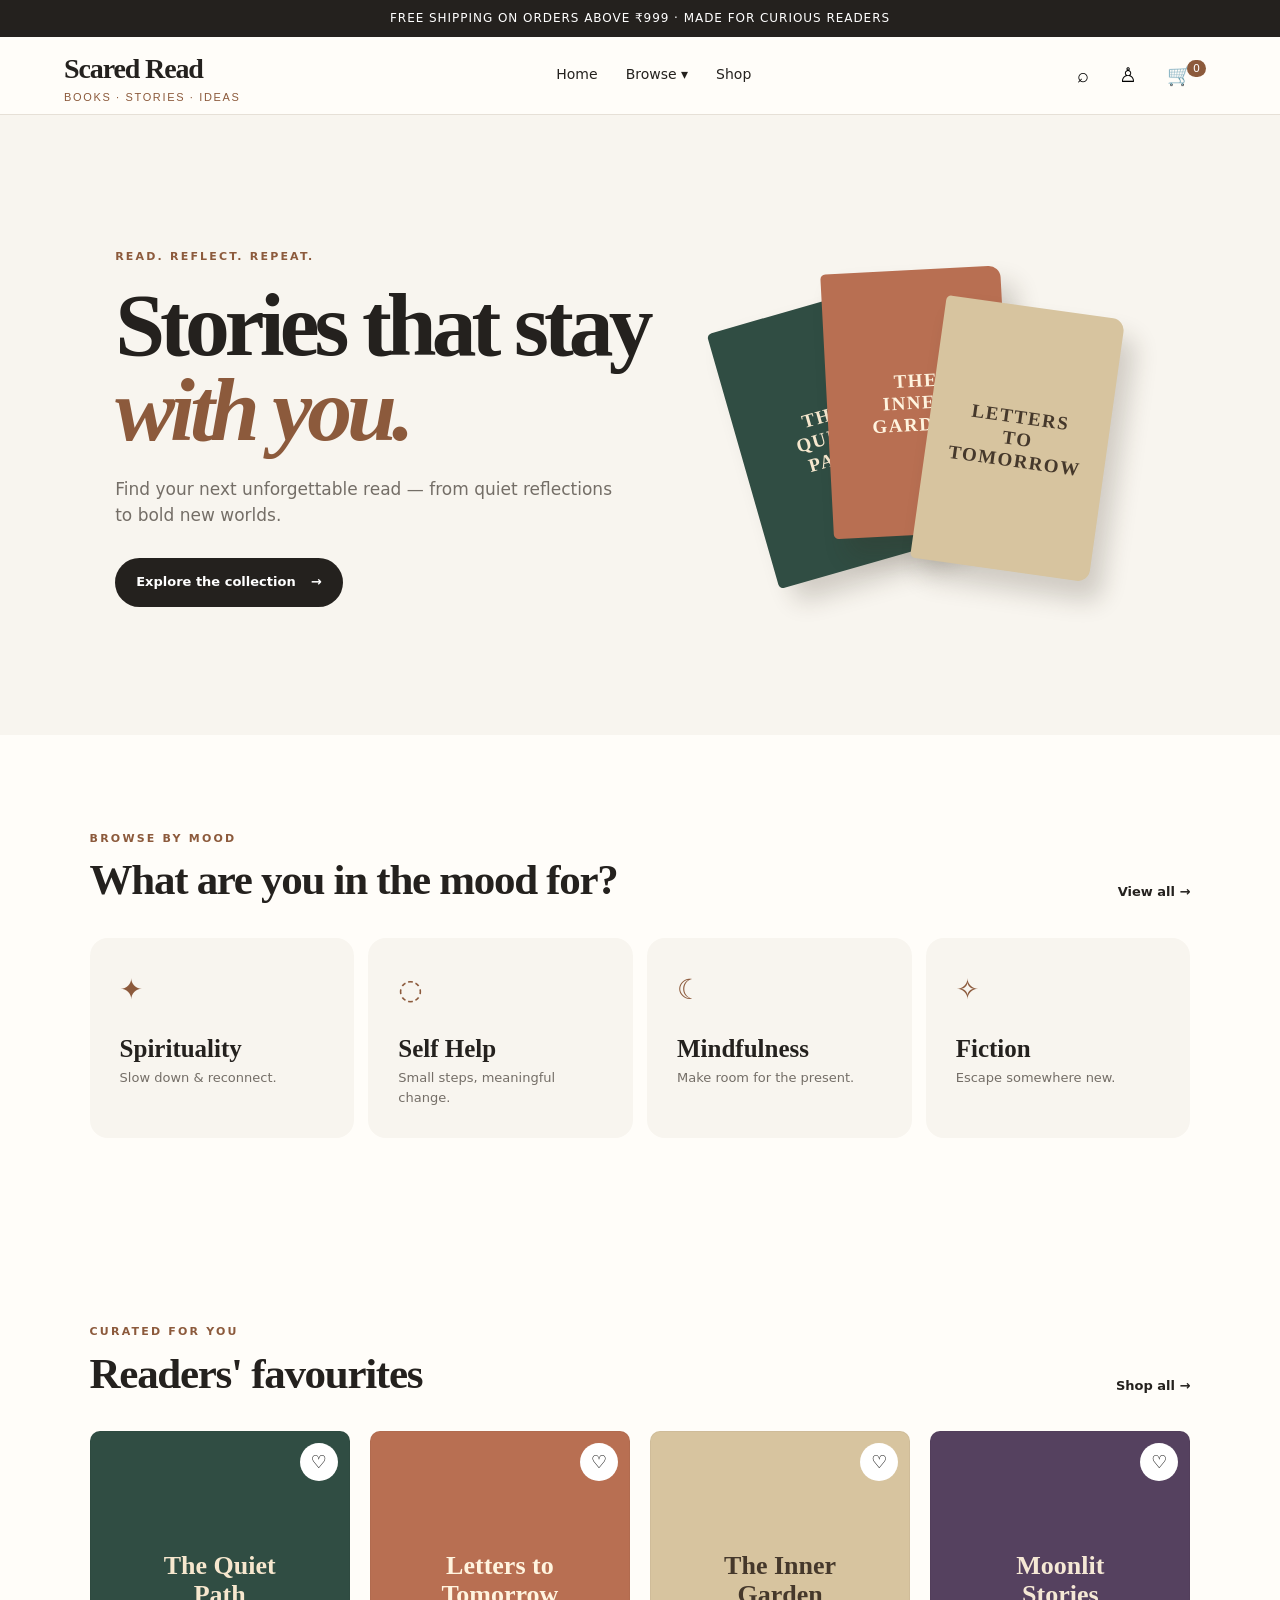
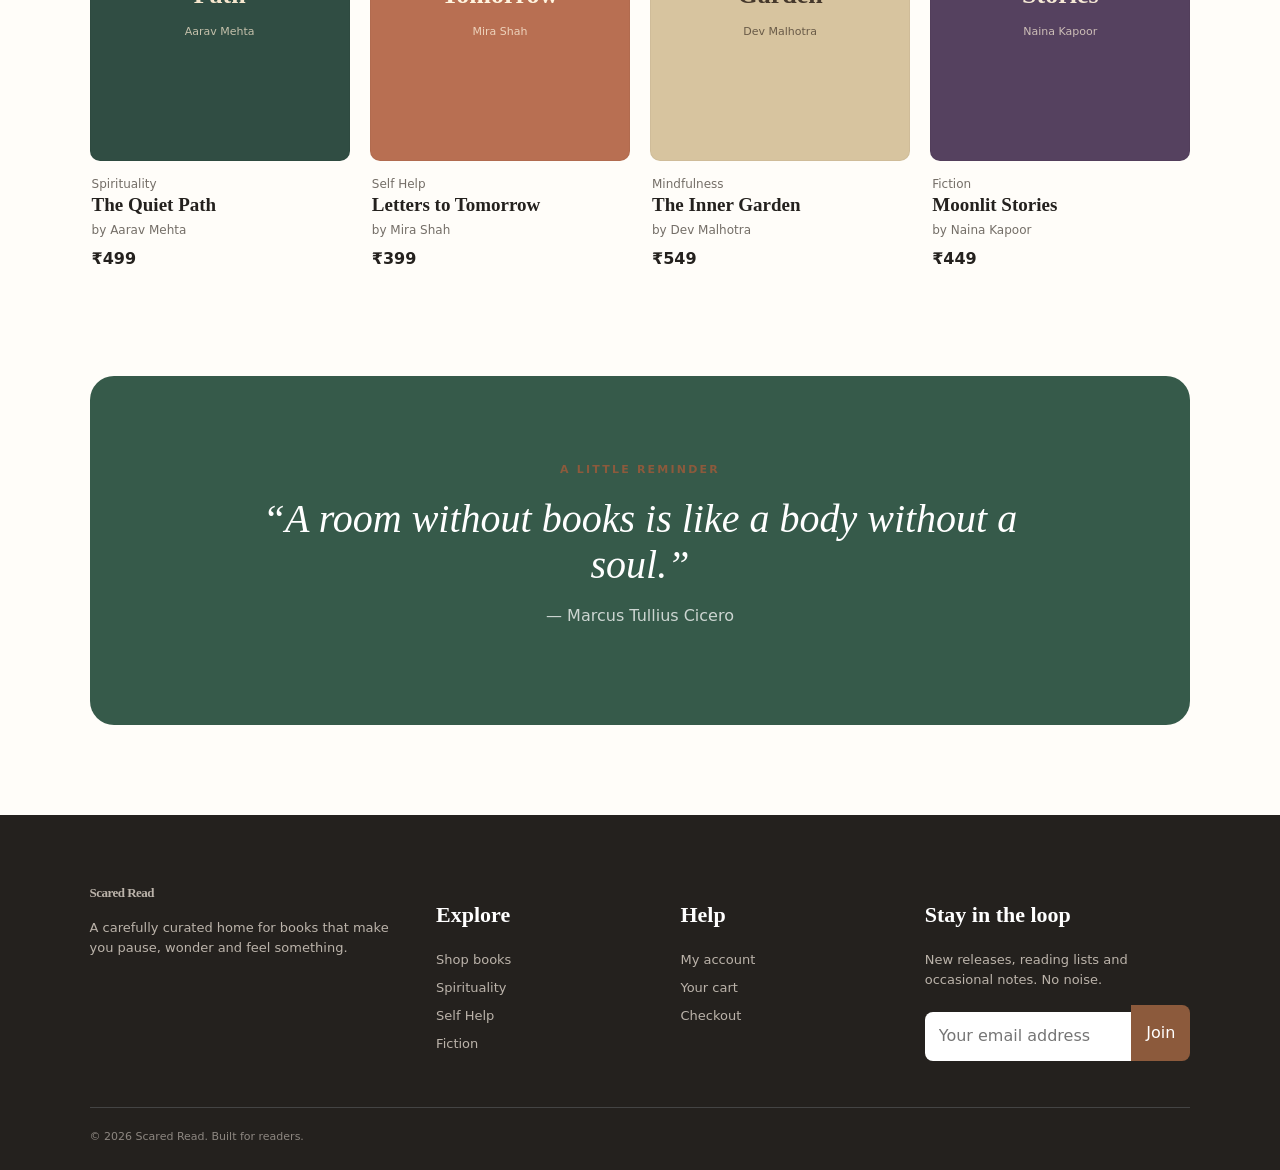
<file: index.html>
<!DOCTYPE html>
<html lang="en">
<head>
  <!-- Google Tag Manager -->
  <script>(function(w,d,s,l,i){w[l]=w[l]||[];w[l].push({'gtm.start':
  new Date().getTime(),event:'gtm.js'});var f=d.getElementsByTagName(s)[0],
  j=d.createElement(s),dl=l!='dataLayer'?'&l='+l:'';j.async=true;j.src=
  'https://www.googletagmanager.com/gtm.js?id='+i+dl;f.parentNode.insertBefore(j,f);
  })(window,document,'script','dataLayer','GTM-M3XV9357');</script>
  <!-- End Google Tag Manager -->
  <meta charset="UTF-8">
  <meta name="viewport" content="width=device-width, initial-scale=1.0">
  <meta name="description" content="Scared Read — discover books for every chapter of your life.">
  <title>Scared Read | Books for Every Chapter</title>
  <link rel="stylesheet" href="css/style.css">
</head>
<body>
  <!-- Google Tag Manager (noscript) -->
  <noscript><iframe src="https://www.googletagmanager.com/ns.html?id=GTM-M3XV9357"
  height="0" width="0" style="display:none;visibility:hidden"></iframe></noscript>
  <!-- End Google Tag Manager (noscript) -->

  <div id="site-header"></div>
  <main>
    <section class="hero">
      <div class="hero-content">
        <span class="eyebrow">READ. REFLECT. REPEAT.</span>
        <h1>Stories that stay<br><em>with you.</em></h1>
        <p>Find your next unforgettable read — from quiet reflections to bold new worlds.</p>
        <a href="shop.html" class="btn btn-dark">Explore the collection <span>→</span></a>
      </div>
      <div class="hero-art">
        <div class="book-stack">
          <div class="hero-book book-a"><span>THE<br>QUIET<br>PATH</span></div>
          <div class="hero-book book-b"><span>THE<br>INNER<br>GARDEN</span></div>
          <div class="hero-book book-c"><span>LETTERS<br>TO<br>TOMORROW</span></div>
        </div>
      </div>
    </section>

    <section class="section categories">
      <div class="section-heading"><div><span class="eyebrow">BROWSE BY MOOD</span><h2>What are you in the mood for?</h2></div><a href="shop.html">View all →</a></div>
      <div class="category-grid">
        <a class="category-card" href="shop.html?category=Spirituality"><span>✦</span><h3>Spirituality</h3><p>Slow down & reconnect.</p></a>
        <a class="category-card" href="shop.html?category=Self%20Help"><span>◌</span><h3>Self Help</h3><p>Small steps, meaningful change.</p></a>
        <a class="category-card" href="shop.html?category=Mindfulness"><span>☾</span><h3>Mindfulness</h3><p>Make room for the present.</p></a>
        <a class="category-card" href="shop.html?category=Fiction"><span>✧</span><h3>Fiction</h3><p>Escape somewhere new.</p></a>
      </div>
    </section>

    <section class="section featured">
      <div class="section-heading"><div><span class="eyebrow">CURATED FOR YOU</span><h2>Readers' favourites</h2></div><a href="shop.html">Shop all →</a></div>
      <div id="featured-products" class="product-grid"></div>
    </section>

    <section class="quote-banner">
      <div><span class="eyebrow">A LITTLE REMINDER</span><h2>“A room without books is like a body without a soul.”</h2><p>— Marcus Tullius Cicero</p></div>
    </section>
  </main>
  <div id="site-footer"></div>
  <script src="js/app.js"></script>
  <script>renderFeaturedProducts();</script>
</body>
</html>
</file>
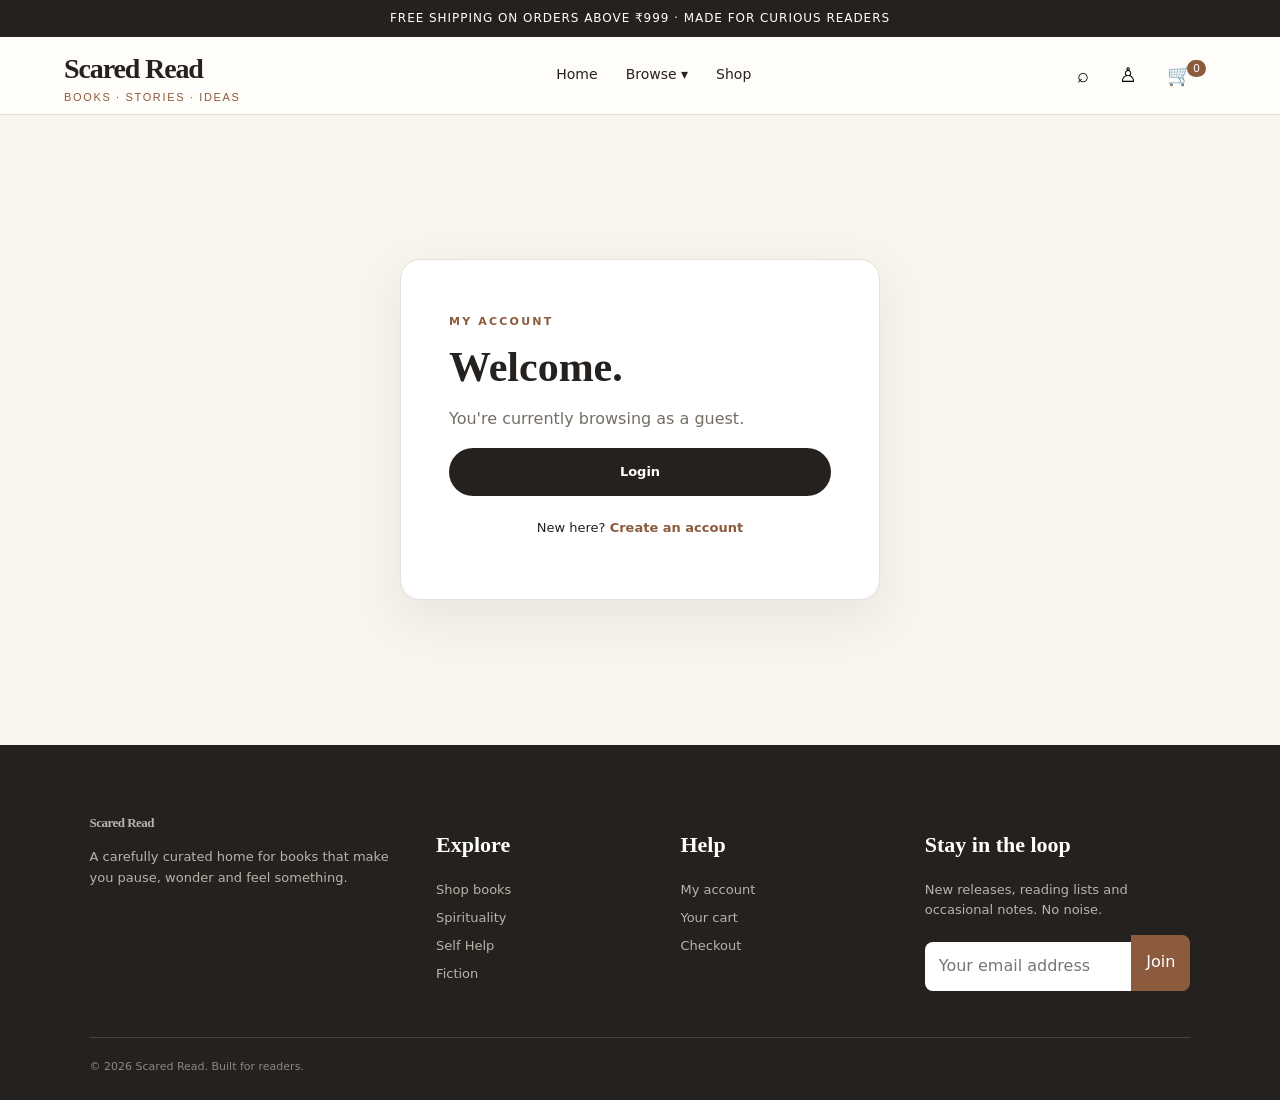
<file: account.html>
<!DOCTYPE html>
<html lang="en">
<head>
  <!-- Google Tag Manager -->
  <script>(function(w,d,s,l,i){w[l]=w[l]||[];w[l].push({'gtm.start':new Date().getTime(),event:'gtm.js'});var f=d.getElementsByTagName(s)[0],j=d.createElement(s),dl=l!='dataLayer'?'&l='+l:'';j.async=true;j.src='https://www.googletagmanager.com/gtm.js?id='+i+dl;f.parentNode.insertBefore(j,f);})(window,document,'dataLayer','GTM-M3XV9357');</script>
  <!-- End Google Tag Manager -->
  <meta charset="UTF-8"><meta name="viewport" content="width=device-width, initial-scale=1.0"><title>Account | Scared Read</title><link rel="stylesheet" href="css/style.css">
</head>
<body>
  <!-- Google Tag Manager (noscript) -->
  <noscript><iframe src="https://www.googletagmanager.com/ns.html?id=GTM-M3XV9357"
  height="0" width="0" style="display:none;visibility:hidden"></iframe></noscript>
  <!-- End Google Tag Manager (noscript) --><div id="site-header"></div><main class="auth-page"><div class="auth-card"><span class="eyebrow">MY ACCOUNT</span><div id="account-content"></div></div></main><div id="site-footer"></div><script src="js/app.js"></script><script>initAccount();</script></body>
</html>
</file>
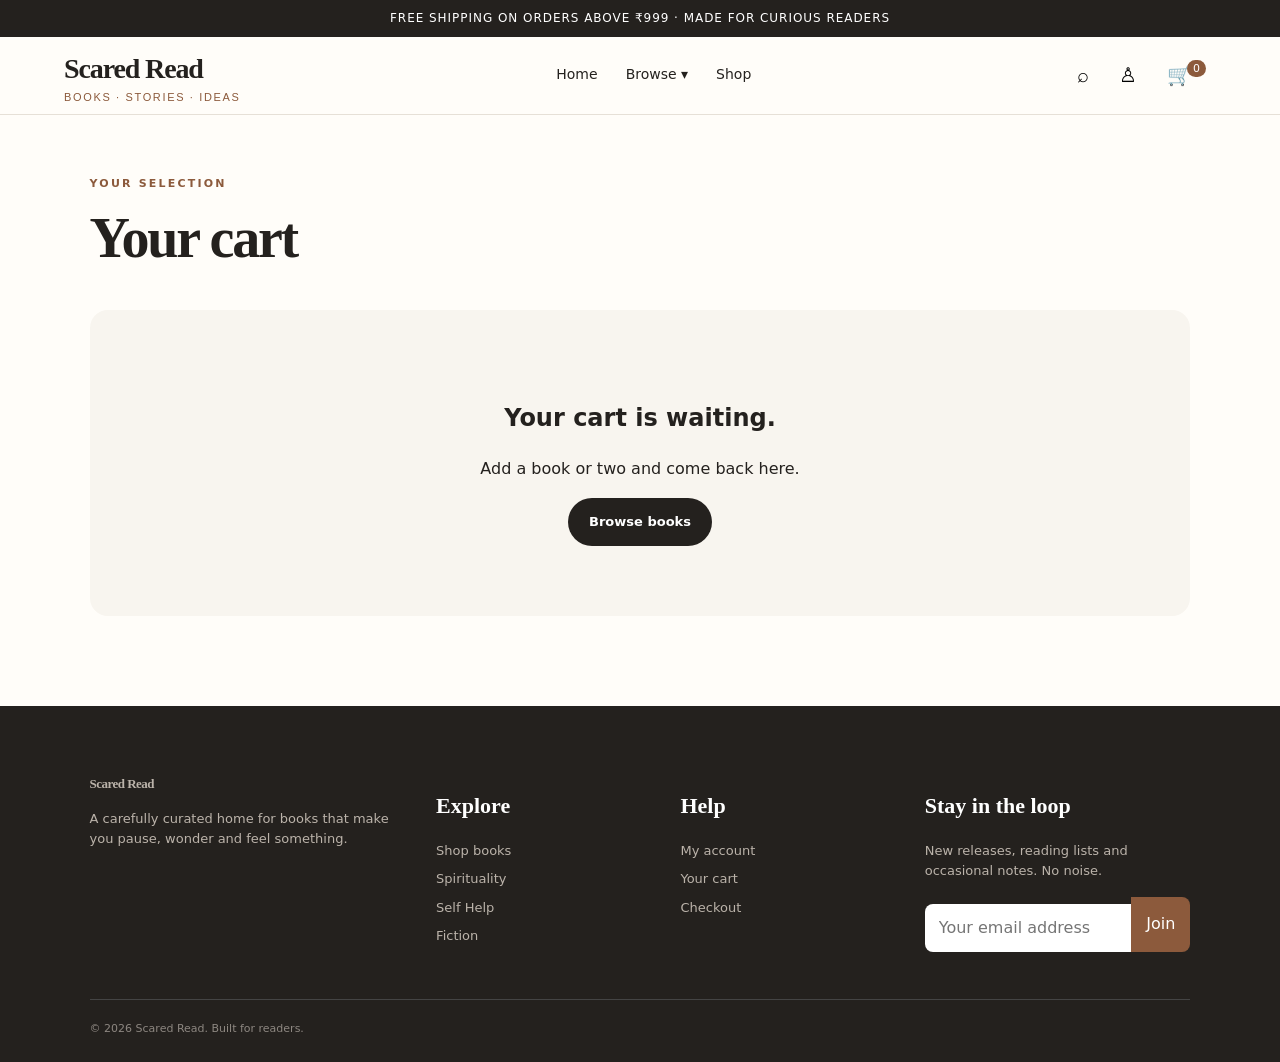
<file: cart.html>
<!DOCTYPE html>
<html lang="en">
<head>
  <!-- Google Tag Manager -->
  <script>(function(w,d,s,l,i){w[l]=w[l]||[];w[l].push({'gtm.start':new Date().getTime(),event:'gtm.js'});var f=d.getElementsByTagName(s)[0],j=d.createElement(s),dl=l!='dataLayer'?'&l='+l:'';j.async=true;j.src='https://www.googletagmanager.com/gtm.js?id='+i+dl;f.parentNode.insertBefore(j,f);})(window,document,'script','dataLayer','GTM-M3XV9357');</script>
  <!-- End Google Tag Manager -->
  <meta charset="UTF-8"><meta name="viewport" content="width=device-width, initial-scale=1.0"><title>Your Cart | Scared Read</title><link rel="stylesheet" href="css/style.css">
</head>
<body>
  <!-- Google Tag Manager (noscript) -->
  <noscript><iframe src="https://www.googletagmanager.com/ns.html?id=GTM-M3XV9357" height="0" width="0" style="display:none;visibility:hidden"></iframe></noscript>
  <!-- End Google Tag Manager (noscript) -->
  <div id="site-header"></div><main class="page-main"><div class="simple-heading"><span class="eyebrow">YOUR SELECTION</span><h1>Your cart</h1></div><div id="cart-content"></div></main><div id="site-footer"></div><script src="js/app.js"></script><script>initCart();</script>
</body>
</html>
</file>
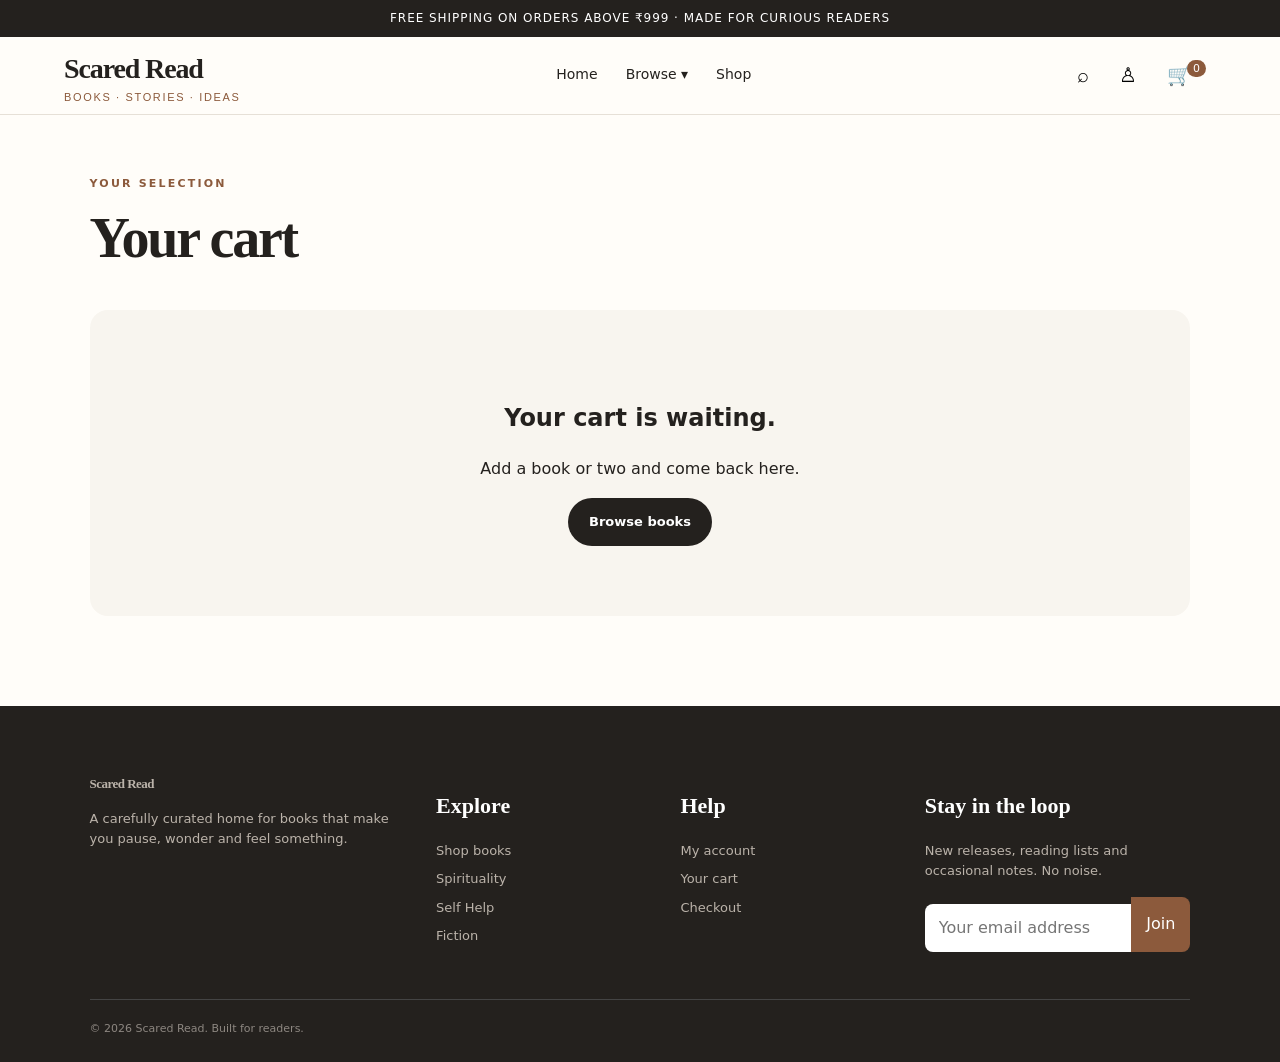
<file: checkout.html>
<!DOCTYPE html>
<html lang="en">
<head>
  <!-- Google Tag Manager -->
  <script>(function(w,d,s,l,i){w[l]=w[l]||[];w[l].push({'gtm.start':new Date().getTime(),event:'gtm.js'});var f=d.getElementsByTagName(s)[0],j=d.createElement(s),dl=l!='dataLayer'?'&l='+l:'';j.async=true;j.src='https://www.googletagmanager.com/gtm.js?id='+i+dl;f.parentNode.insertBefore(j,f);})(window,document,'script','dataLayer','GTM-M3XV9357');</script>
  <!-- End Google Tag Manager -->
  <meta charset="UTF-8"><meta name="viewport" content="width=device-width, initial-scale=1.0"><title>Checkout | Scared Read</title><link rel="stylesheet" href="css/style.css">
</head>
<body>
  <!-- Google Tag Manager (noscript) -->
  <noscript><iframe src="https://www.googletagmanager.com/ns.html?id=GTM-M3XV9357" height="0" width="0" style="display:none;visibility:hidden"></iframe></noscript>
  <!-- End Google Tag Manager (noscript) -->
  <div id="site-header"></div><main class="page-main"><div class="simple-heading"><span class="eyebrow">SECURE CHECKOUT</span><h1>Complete your order</h1></div>
    <div class="checkout-layout"><form id="checkout-form" class="checkout-form">
      <section class="checkout-section"><div class="step-number">01</div><div><h2>Shipping information</h2><div class="form-grid"><label>Full name<input name="name" required></label><label>Phone<input name="phone" required></label><label class="span-two">Address<input name="address" required></label><label>City<input name="city" required></label><label>State<input name="state" required></label><label>Pincode<input name="pincode" pattern="[0-9]{6}" maxlength="6" required></label></div></div></section>
      <section class="checkout-section"><div class="step-number">02</div><div><h2>Payment information</h2><div class="payment-note">🔒 Your payment details are securely handled for this demo checkout.</div><div class="form-grid"><label class="span-two">Cardholder name<input name="cardName" required></label><label class="span-two">Card number<input name="card" inputmode="numeric" minlength="12" maxlength="19" placeholder="1234 5678 9012 3456" required></label><label>Expiry<input name="expiry" placeholder="MM/YY" required></label><label>CVV<input name="cvv" inputmode="numeric" maxlength="4" required></label></div></div></section>
      <button class="btn btn-dark full" type="submit">Place order</button>
    </form><aside id="checkout-summary" class="checkout-summary"></aside></div>
  </main><div id="site-footer"></div><script src="js/app.js"></script><script>initCheckout();</script>
</body>
</html>
</file>
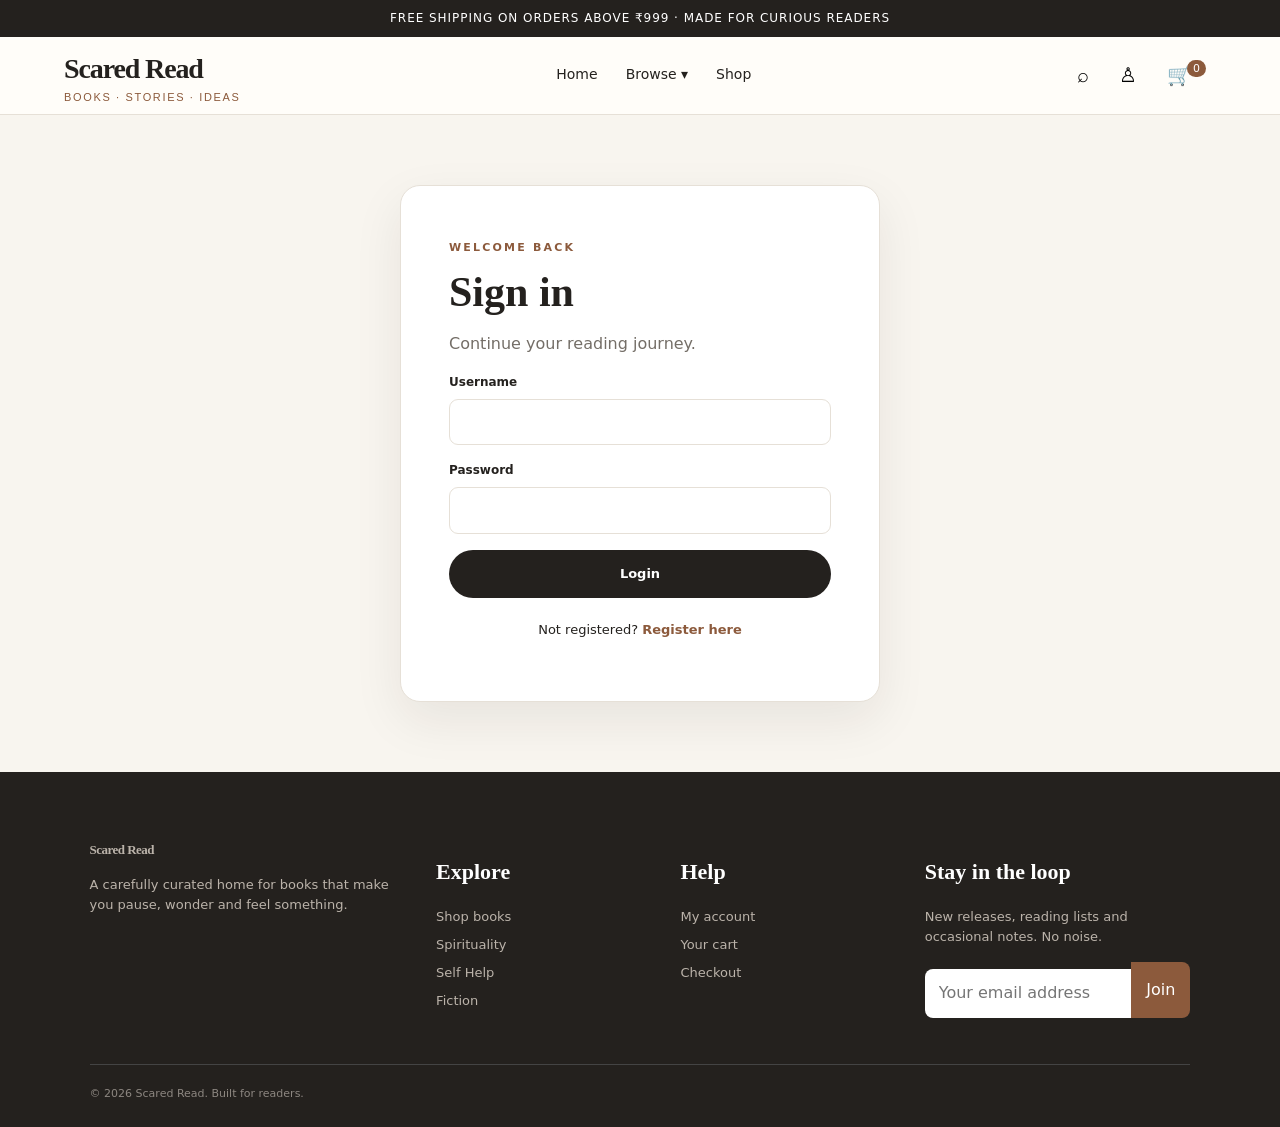
<file: login.html>
<!DOCTYPE html>
<html lang="en">
<head>
  <!-- Google Tag Manager -->
  <script>(function(w,d,s,l,i){w[l]=w[l]||[];w[l].push({'gtm.start':
  new Date().getTime(),event:'gtm.js'});var f=d.getElementsByTagName(s)[0],
  j=d.createElement(s),dl=l!='dataLayer'?'&l='+l:'';j.async=true;j.src=
  'https://www.googletagmanager.com/gtm.js?id='+i+dl;f.parentNode.insertBefore(j,f);
  })(window,document,'script','dataLayer','GTM-M3XV9357');</script>
  <!-- End Google Tag Manager -->
  <meta charset="UTF-8"><meta name="viewport" content="width=device-width, initial-scale=1.0">
  <title>Login | Scared Read</title><link rel="stylesheet" href="css/style.css">
</head>
<body>
  <!-- Google Tag Manager (noscript) -->
  <noscript><iframe src="https://www.googletagmanager.com/ns.html?id=GTM-M3XV9357" height="0" width="0" style="display:none;visibility:hidden"></iframe></noscript>
  <!-- End Google Tag Manager (noscript) -->
  <div id="site-header"></div>
  <main class="auth-page"><div class="auth-card"><span class="eyebrow">WELCOME BACK</span><h1>Sign in</h1><p class="muted">Continue your reading journey.</p>
    <form id="login-form"><label>Username<input name="username" required autocomplete="username"></label><label>Password<input name="password" type="password" required autocomplete="current-password"></label><button class="btn btn-dark full" type="submit">Login</button></form>
    <p class="auth-switch">Not registered? <a href="register.html">Register here</a></p>
  </div></main><div id="site-footer"></div><script src="js/app.js"></script><script>initLogin();</script>
</body>
</html>
</file>
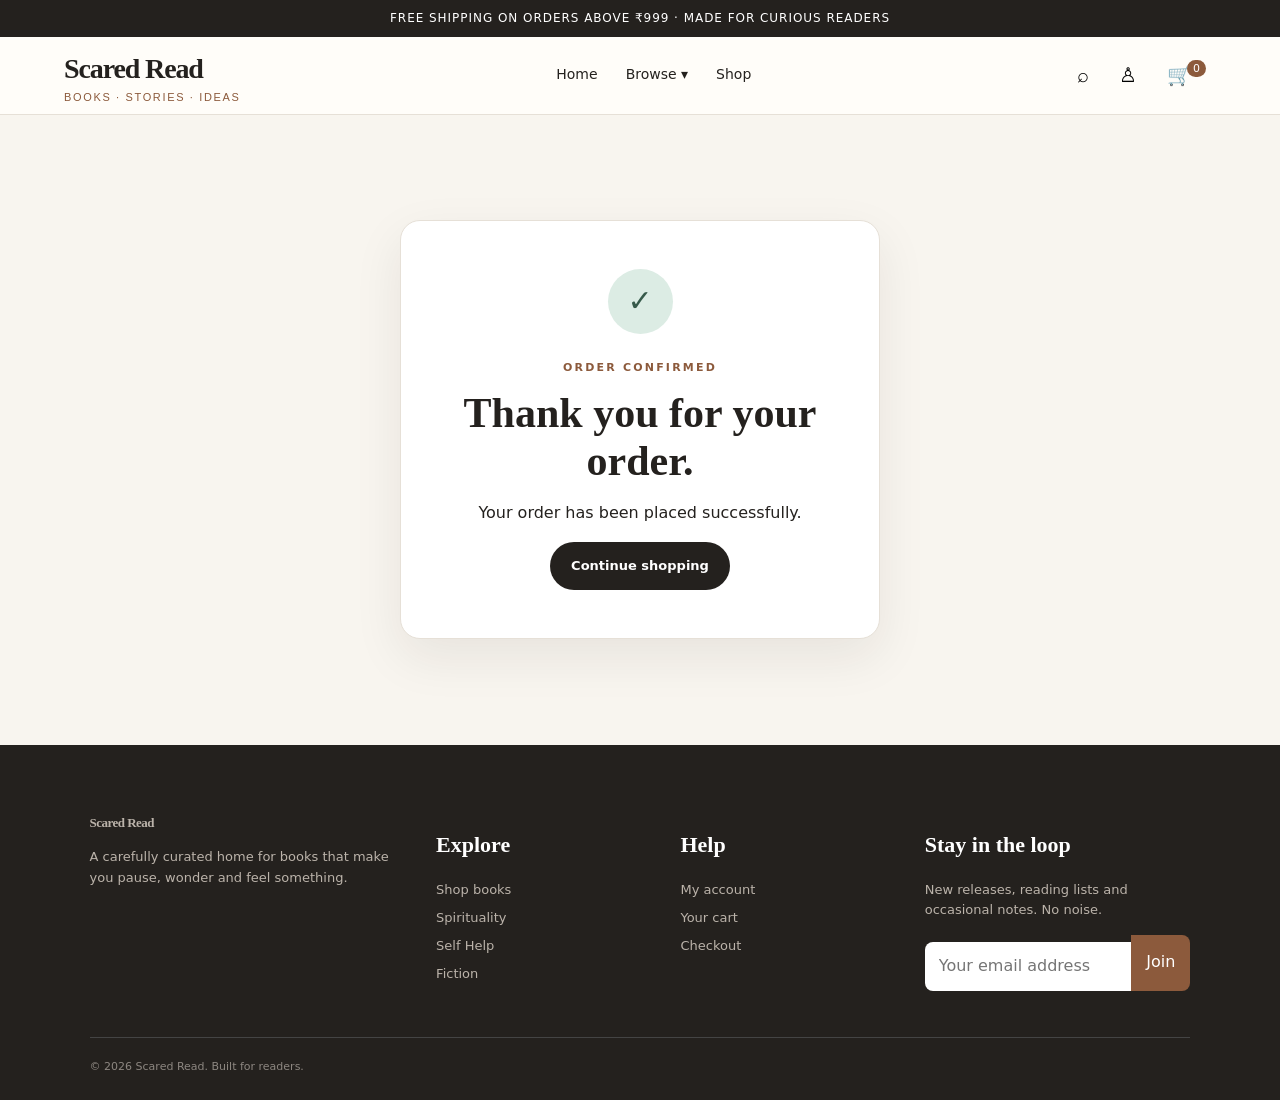
<file: order-success.html>
<!DOCTYPE html>
<html lang="en">
<head>
  <!-- Google Tag Manager -->
  <script>(function(w,d,s,l,i){w[l]=w[l]||[];w[l].push({'gtm.start':new Date().getTime(),event:'gtm.js'});var f=d.getElementsByTagName(s)[0],j=d.createElement(s),dl=l!='dataLayer'?'&l='+l:'';j.async=true;j.src='https://www.googletagmanager.com/gtm.js?id='+i+dl;f.parentNode.insertBefore(j,f);})(window,document,'script','dataLayer','GTM-M3XV9357');</script>
  <!-- End Google Tag Manager -->
  <meta charset="UTF-8"><meta name="viewport" content="width=device-width, initial-scale=1.0"><title>Order Confirmed | Scared Read</title><link rel="stylesheet" href="css/style.css">
</head>
<body>
  <!-- Google Tag Manager (noscript) -->
  <noscript><iframe src="https://www.googletagmanager.com/ns.html?id=GTM-M3XV9357"
  height="0" width="0" style="display:none;visibility:hidden"></iframe></noscript>
  <!-- End Google Tag Manager (noscript) -->
  <div id="site-header"></div><main class="auth-page"><div class="auth-card success-card"><div class="success-icon">✓</div><span class="eyebrow">ORDER CONFIRMED</span><h1>Thank you for your order.</h1><p id="order-message"></p><a class="btn btn-dark" href="shop.html">Continue shopping</a></div></main><div id="site-footer"></div><script src="js/app.js"></script><script>initSuccess();</script></body>
</html>
</file>
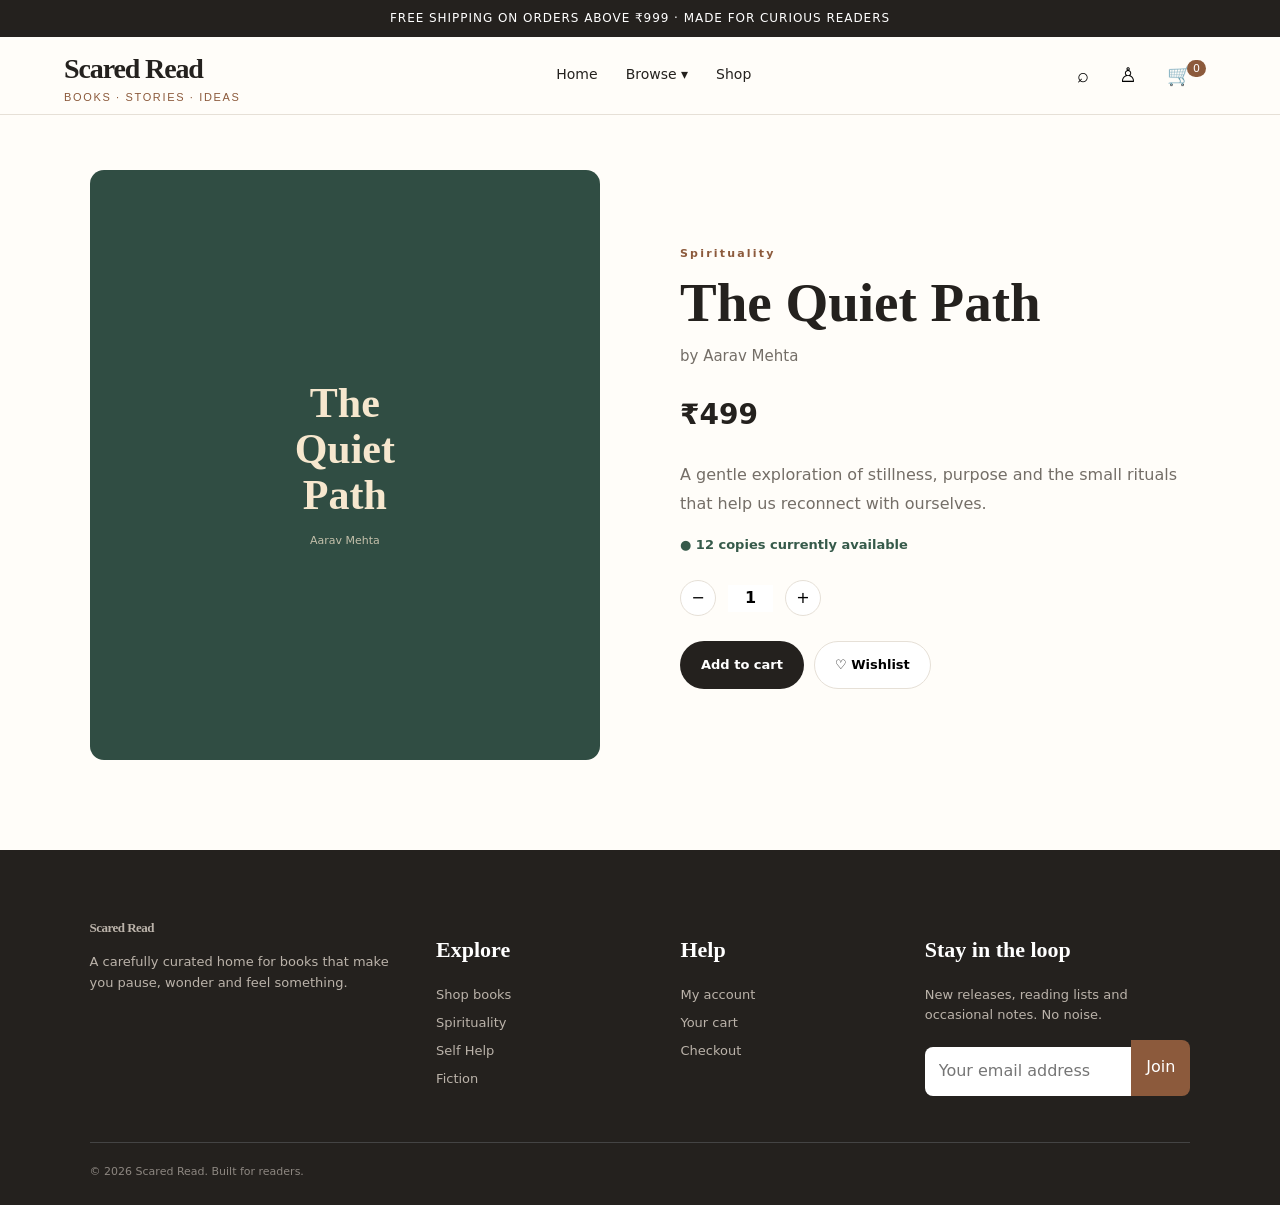
<file: product.html>
<!DOCTYPE html>
<html lang="en">
<head>
  <!-- Google Tag Manager -->
  <script>(function(w,d,s,l,i){w[l]=w[l]||[];w[l].push({'gtm.start':
  new Date().getTime(),event:'gtm.js'});var f=d.getElementsByTagName(s)[0],
  j=d.createElement(s),dl=l!='dataLayer'?'&l='+l:'';j.async=true;j.src=
  'https://www.googletagmanager.com/gtm.js?id='+i+dl;f.parentNode.insertBefore(j,f);
  })(window,document,'script','dataLayer','GTM-M3XV9357');</script>
  <!-- End Google Tag Manager -->
  <meta charset="UTF-8"><meta name="viewport" content="width=device-width, initial-scale=1.0">
  <title>Book | Scared Read</title><link rel="stylesheet" href="css/style.css">
</head>
<body>
  <!-- Google Tag Manager (noscript) -->
  <noscript><iframe src="https://www.googletagmanager.com/ns.html?id=GTM-M3XV9357" height="0" width="0" style="display:none;visibility:hidden"></iframe></noscript>
  <!-- End Google Tag Manager (noscript) -->
  <div id="site-header"></div><main class="page-main"><div id="product-detail"></div></main><div id="site-footer"></div>
  <script src="js/app.js"></script><script>initProduct();</script>
</body>
</html>
</file>
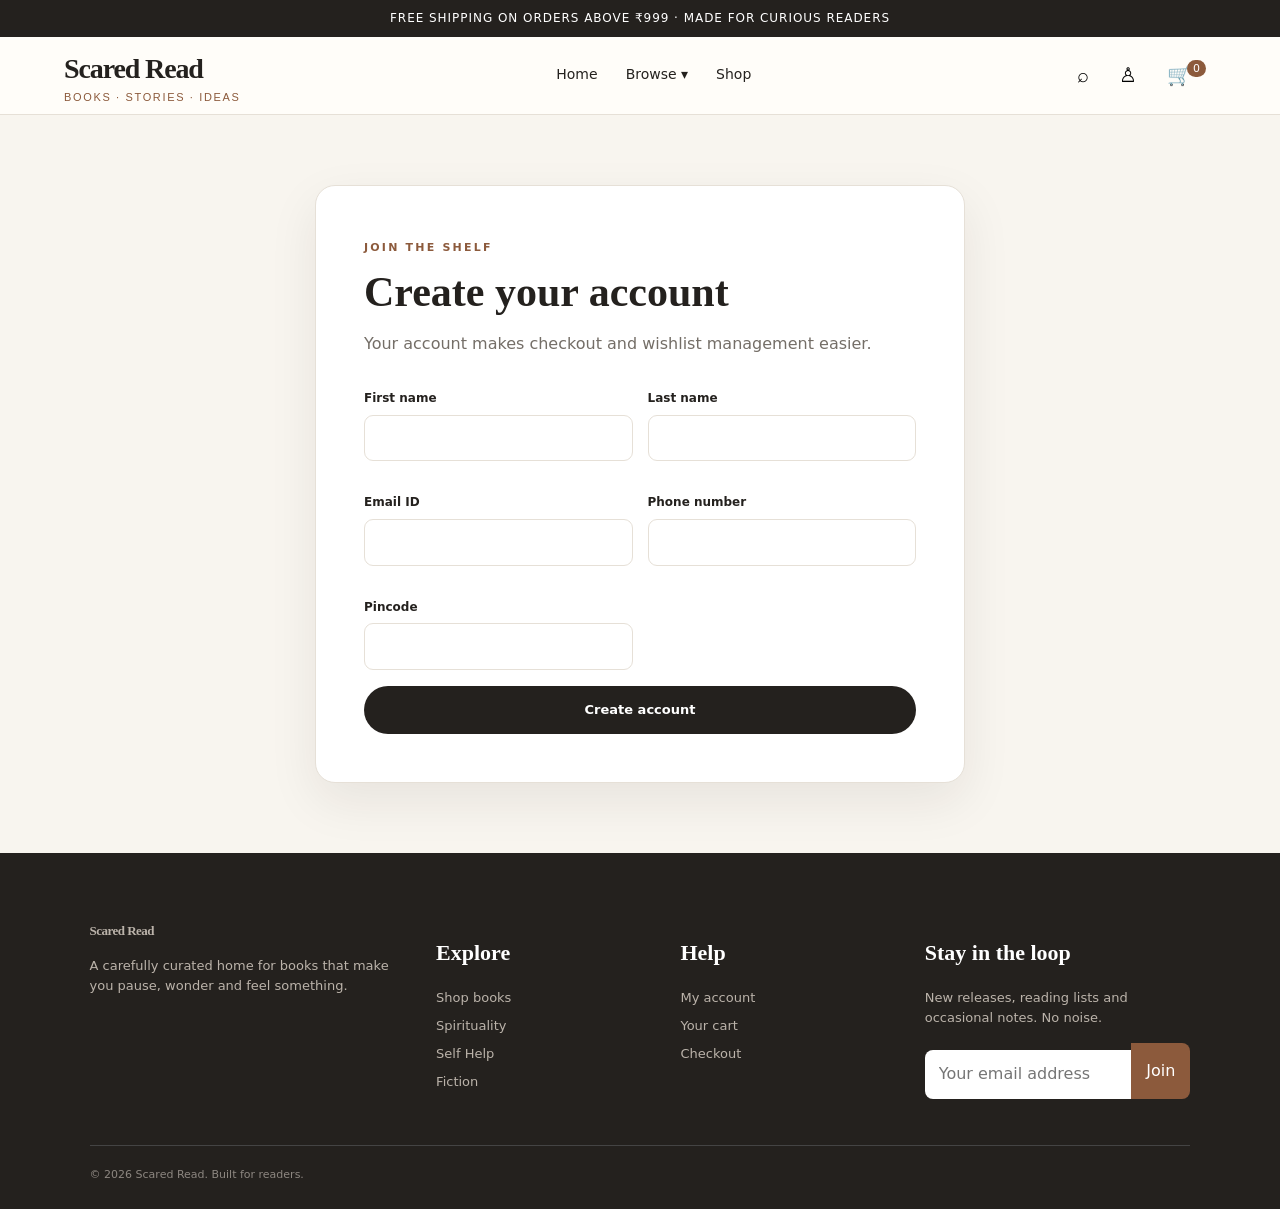
<file: register.html>
<!DOCTYPE html>
<html lang="en">
<head>
  <!-- Google Tag Manager -->
  <script>(function(w,d,s,l,i){w[l]=w[l]||[];w[l].push({'gtm.start':
  new Date().getTime(),'event':'gtm.js'});var f=d.getElementsByTagName(s)[0],
  j=d.createElement(s),dl=l!='dataLayer'?'&l='+l:'';j.async=true;j.src=
  'https://www.googletagmanager.com/gtm.js?id='+i+dl;f.parentNode.insertBefore(j,f);
  })(window,document,'script','dataLayer','GTM-M3XV9357');</script>
  <!-- End Google Tag Manager -->
  <meta charset="UTF-8"><meta name="viewport" content="width=device-width, initial-scale=1.0">
  <title>Register | Scared Read</title><link rel="stylesheet" href="css/style.css">
</head>
<body>
  <!-- Google Tag Manager (noscript) -->
  <noscript><iframe src="https://www.googletagmanager.com/ns.html?id=GTM-M3XV9357" height="0" width="0" style="display:none;visibility:hidden"></iframe></noscript>
  <!-- End Google Tag Manager (noscript) -->
  <div id="site-header"></div>
  <main class="auth-page"><div class="auth-card wide"><span class="eyebrow">JOIN THE SHELF</span><h1>Create your account</h1><p class="muted">Your account makes checkout and wishlist management easier.</p>
    <form id="register-form" class="two-col"><label>First name<input name="firstName" required autocomplete="given-name"></label><label>Last name<input name="lastName" required autocomplete="family-name"></label><label>Email ID<input name="email" type="email" required autocomplete="email"></label><label>Phone number<input name="phone" type="tel" required autocomplete="tel"></label><label>Pincode<input name="pincode" inputmode="numeric" pattern="[0-9]{6}" maxlength="6" required autocomplete="postal-code"></label><div class="span-two"><button class="btn btn-dark full" type="submit">Create account</button></div></form>
  </div></main><div id="site-footer"></div><script src="js/app.js"></script><script>initRegister();</script>
</body>
</html>
</file>
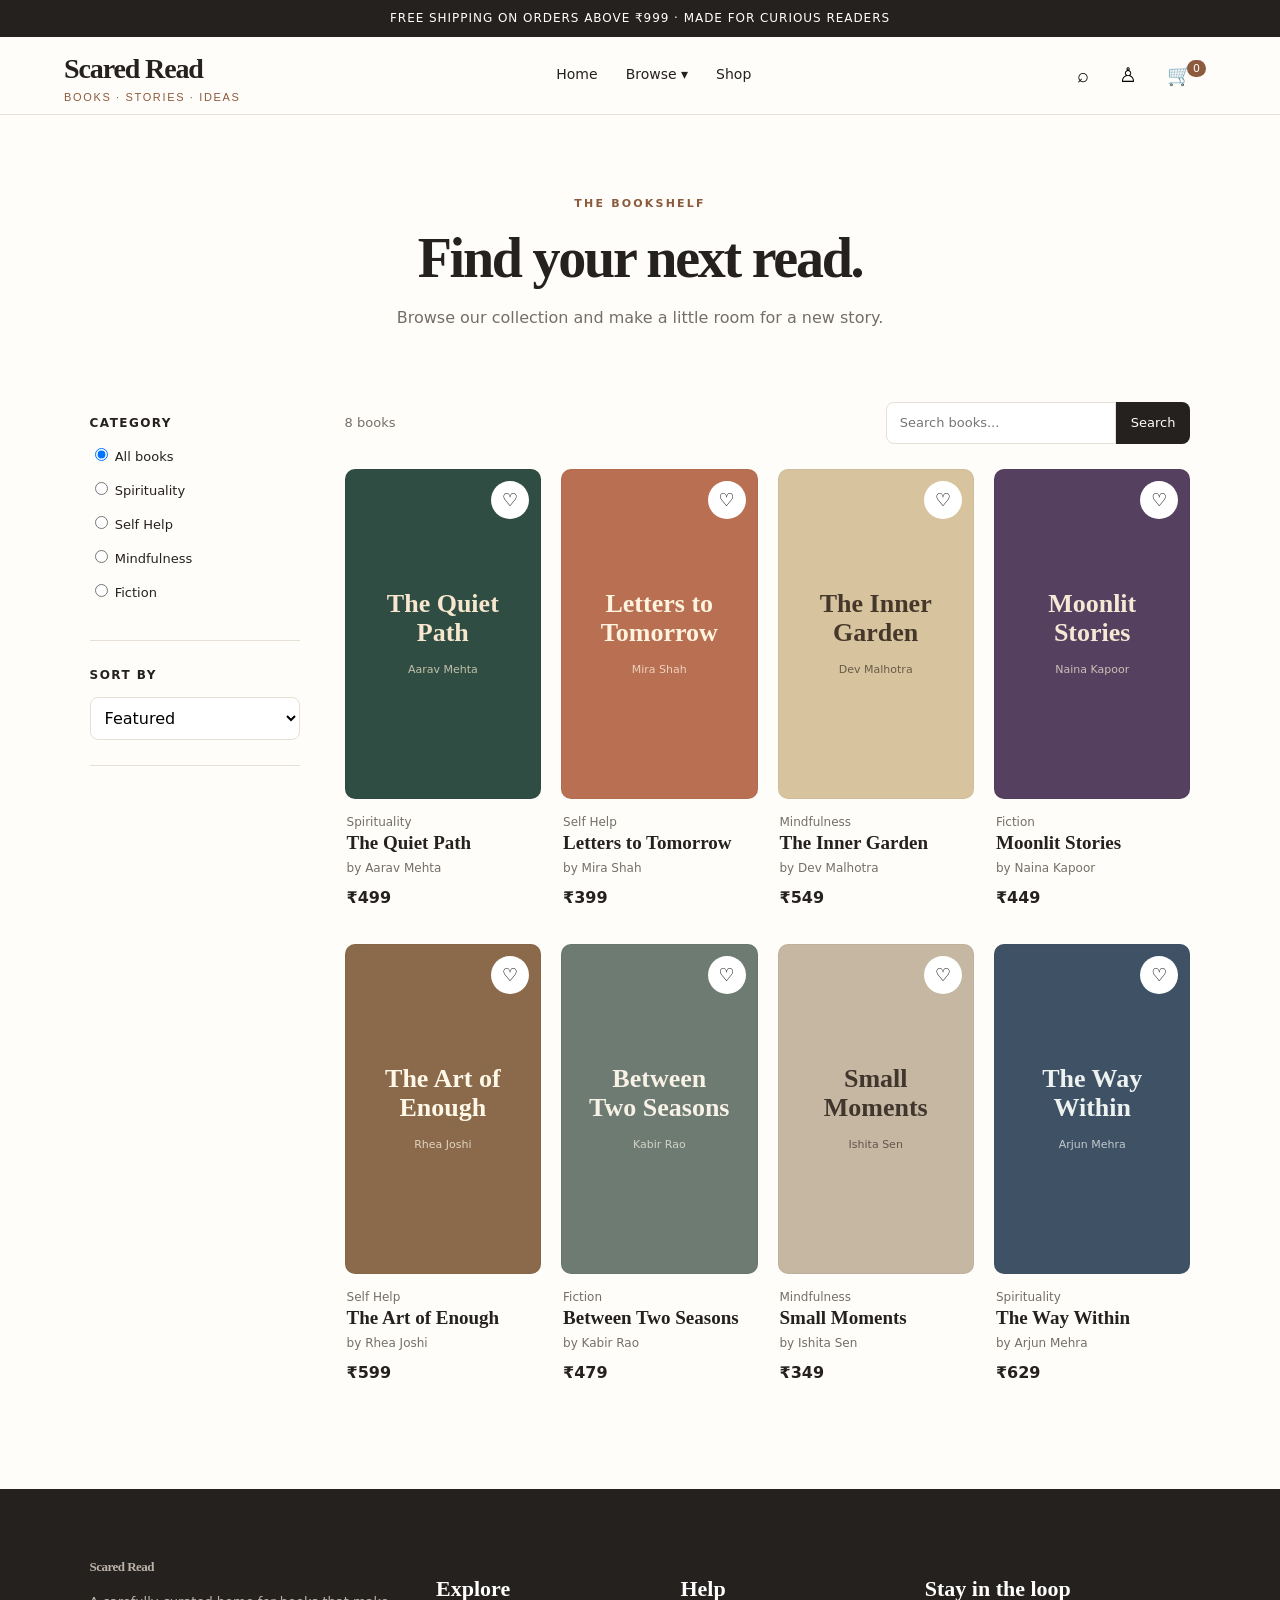
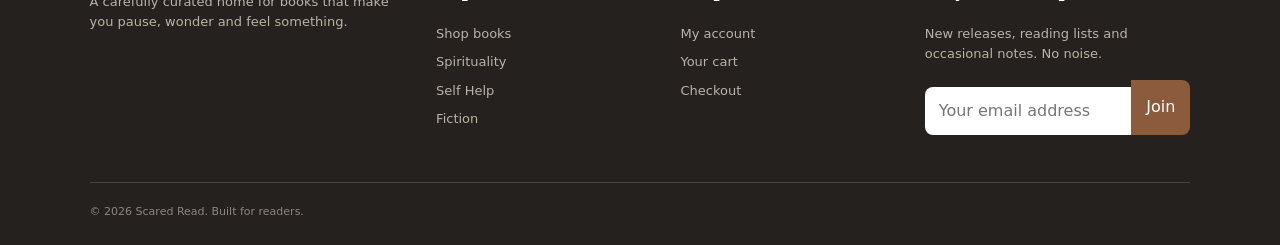
<file: shop.html>
<!DOCTYPE html>
<html lang="en">
<head>
  <!-- Google Tag Manager -->
  <script>(function(w,d,s,l,i){w[l]=w[l]||[];w[l].push({'gtm.start':
  new Date().getTime(),event:'gtm.js'});var f=d.getElementsByTagName(s)[0],
  j=d.createElement(s),dl=l!='dataLayer'?'&l='+l:'';j.async=true;j.src=
  'https://www.googletagmanager.com/gtm.js?id='+i+dl;f.parentNode.insertBefore(j,f);
  })(window,document,'script','dataLayer','GTM-M3XV9357');</script>
  <!-- End Google Tag Manager -->
  <meta charset="UTF-8"><meta name="viewport" content="width=device-width, initial-scale=1.0">
  <title>Shop | Scared Read</title><link rel="stylesheet" href="css/style.css">
</head>
<body>
  <!-- Google Tag Manager (noscript) -->
  <noscript><iframe src="https://www.googletagmanager.com/ns.html?id=GTM-M3XV9357" height="0" width="0" style="display:none;visibility:hidden"></iframe></noscript>
  <!-- End Google Tag Manager (noscript) -->
  <div id="site-header"></div>
  <main class="page-main">
    <section class="shop-intro"><span class="eyebrow">THE BOOKSHELF</span><h1>Find your next read.</h1><p>Browse our collection and make a little room for a new story.</p></section>
    <div class="shop-layout">
      <aside class="filters">
        <div class="filter-block"><h3>Category</h3><label><input type="radio" name="category" value="All" checked> All books</label><label><input type="radio" name="category" value="Spirituality"> Spirituality</label><label><input type="radio" name="category" value="Self Help"> Self Help</label><label><input type="radio" name="category" value="Mindfulness"> Mindfulness</label><label><input type="radio" name="category" value="Fiction"> Fiction</label></div>
        <div class="filter-block"><h3>Sort by</h3><select id="sort-products"><option value="featured">Featured</option><option value="price-low">Price: Low to High</option><option value="price-high">Price: High to Low</option><option value="name">Name</option></select></div>
      </aside>
      <section class="shop-results"><div class="results-top"><span id="result-count"></span><div class="search-inline"><input id="shop-search" placeholder="Search books..."> <button id="shop-search-btn">Search</button></div></div><div id="shop-products" class="product-grid"></div></section>
    </div>
  </main>
  <div id="site-footer"></div>
  <script src="js/app.js"></script><script>initShop();</script>
</body>
</html>
</file>
<file: css/style.css>
:root{--ink:#24211e;--muted:#746e67;--cream:#f8f5ef;--paper:#fffdf9;--line:#e6e0d7;--accent:#8c5a3c;--green:#365a4a;--shadow:0 18px 50px rgba(37,30,24,.08);--radius:18px}*{box-sizing:border-box}html{scroll-behavior:smooth}body{margin:0;background:var(--paper);color:var(--ink);font-family:Inter,ui-sans-serif,system-ui,-apple-system,BlinkMacSystemFont,"Segoe UI",sans-serif;line-height:1.55}a{color:inherit;text-decoration:none}button,input,select{font:inherit}button{cursor:pointer}.topbar{background:var(--ink);color:#fff;padding:9px 20px;text-align:center;font-size:12px;letter-spacing:.08em}.navbar{height:78px;border-bottom:1px solid var(--line);display:flex;align-items:center;justify-content:space-between;padding:0 5%;background:rgba(255,253,249,.96);position:sticky;top:0;z-index:20}.logo{font-family:Georgia,serif;font-weight:700;font-size:28px;letter-spacing:-.04em}.logo small{font:11px Inter,sans-serif;letter-spacing:.15em;display:block;text-align:center;color:var(--accent)}.nav-links{display:flex;gap:28px;align-items:center;font-size:14px}.nav-links>a:hover{color:var(--accent)}.nav-actions{display:flex;align-items:center;gap:10px}.icon-btn{border:0;background:transparent;padding:10px;font-size:20px}.cart-count{font-size:11px;background:var(--accent);color:#fff;border-radius:20px;padding:2px 6px;vertical-align:top;margin-left:-5px}.menu-wrap{position:relative}.dropdown{position:absolute;top:42px;right:0;background:#fff;border:1px solid var(--line);box-shadow:var(--shadow);width:190px;padding:8px;border-radius:12px;display:none}.dropdown.open{display:block}.dropdown a{display:block;padding:10px 12px;border-radius:8px;font-size:14px}.dropdown a:hover{background:var(--cream)}.hero{min-height:610px;background:var(--cream);display:grid;grid-template-columns:1.05fr .95fr;align-items:center;padding:70px 9%;overflow:hidden}.eyebrow{font-size:11px;letter-spacing:.2em;font-weight:800;color:var(--accent);display:inline-block}.hero h1{font:700 clamp(52px,7vw,92px)/.94 Georgia,serif;letter-spacing:-.055em;margin:16px 0 24px}.hero h1 em{color:var(--accent);font-style:italic}.hero p{font-size:17px;color:var(--muted);max-width:500px;margin-bottom:30px}.btn{display:inline-flex;align-items:center;justify-content:center;gap:15px;border:1px solid transparent;padding:13px 20px;border-radius:999px;font-weight:700;font-size:13px;transition:.2s}.btn-dark{background:var(--ink);color:#fff}.btn-dark:hover{transform:translateY(-2px);box-shadow:0 10px 25px rgba(36,33,30,.16)}.btn-light{background:#fff;border-color:var(--line)}.btn-danger{background:#fff0ed;color:#9c392e;border-color:#f1c9c3}.full{width:100%}.hero-art{height:480px;position:relative;display:flex;align-items:center;justify-content:center}.book-stack{position:relative;width:390px;height:360px;transform:rotate(-5deg)}.hero-book{position:absolute;width:180px;height:265px;border-radius:5px 12px 12px 5px;box-shadow:14px 18px 25px rgba(50,38,27,.2);display:flex;align-items:center;justify-content:center;text-align:center;font:700 19px Georgia,serif;letter-spacing:.08em}.book-a{background:#304d43;color:#f6e7ce;left:18px;top:52px;transform:rotate(-11deg)}.book-b{background:#b86f52;color:#fff4df;left:108px;top:25px;transform:rotate(2deg)}.book-c{background:#d7c49f;color:#45382b;left:205px;top:70px;transform:rotate(13deg)}.section{padding:90px 7%}.section-heading{display:flex;justify-content:space-between;align-items:end;margin-bottom:35px}.section-heading h2{font:600 43px/1.05 Georgia,serif;margin:8px 0 0;letter-spacing:-.03em}.section-heading>a{font-weight:700;font-size:13px}.category-grid{display:grid;grid-template-columns:repeat(4,1fr);gap:14px}.category-card{padding:30px;background:var(--cream);border-radius:var(--radius);min-height:190px;transition:.2s}.category-card:hover{transform:translateY(-5px);box-shadow:var(--shadow)}.category-card span{font-size:28px;color:var(--accent)}.category-card h3{font:600 25px Georgia,serif;margin:24px 0 5px}.category-card p{margin:0;color:var(--muted);font-size:13px}.product-grid{display:grid;grid-template-columns:repeat(4,1fr);gap:20px}.product-card{position:relative}.product-cover{height:330px;border-radius:10px;background:#ddd;display:flex;align-items:center;justify-content:center;text-align:center;padding:25px;box-shadow:inset 0 0 0 1px rgba(0,0,0,.04);transition:.25s}.product-card:hover .product-cover{transform:translateY(-5px);box-shadow:var(--shadow)}.cover-title{font:700 26px/1.1 Georgia,serif;max-width:150px}.cover-author{font-size:11px;margin-top:14px;opacity:.75}.wishlist{position:absolute;right:12px;top:12px;border:0;border-radius:50%;width:38px;height:38px;background:#fff;font-size:18px;z-index:2}.product-info{padding:14px 2px}.product-info h3{margin:0 0 5px;font:600 19px Georgia,serif}.product-info p{margin:0;color:var(--muted);font-size:12px}.price{font-weight:800;margin-top:8px}.quote-banner{margin:0 7% 90px;background:var(--green);color:#fff;padding:80px 12%;text-align:center;border-radius:24px}.quote-banner h2{font:italic 40px/1.15 Georgia,serif;margin:15px auto;max-width:900px}.quote-banner p{opacity:.75}.site-footer{background:var(--ink);color:#fff;padding:65px 7% 25px}.footer-grid{display:grid;grid-template-columns:1.5fr 1fr 1fr 1.3fr;gap:40px}.site-footer h3{font:600 22px Georgia,serif}.site-footer p,.site-footer a{color:#bbb3aa;font-size:13px}.footer-links a{display:block;margin:8px 0}.newsletter{display:flex;margin-top:15px}.newsletter input{flex:1;border:0;padding:12px 14px;border-radius:8px 0 0 8px}.newsletter button{border:0;background:var(--accent);color:#fff;padding:0 15px;border-radius:0 8px 8px 0}.copyright{border-top:1px solid #444;margin-top:45px;padding-top:20px;color:#8d8781;font-size:11px}.page-main{padding:55px 7% 90px;min-height:65vh}.shop-intro{text-align:center;padding:20px 0 55px}.shop-intro h1,.simple-heading h1{font:600 56px Georgia,serif;letter-spacing:-.04em;margin:12px 0}.shop-intro p{color:var(--muted)}.shop-layout{display:grid;grid-template-columns:210px 1fr;gap:45px}.filter-block{padding:0 0 25px;margin-bottom:25px;border-bottom:1px solid var(--line)}.filter-block h3{font-size:12px;text-transform:uppercase;letter-spacing:.12em}.filter-block label{display:block;margin:12px 0;font-size:13px}.filter-block select{width:100%;padding:10px;border:1px solid var(--line);border-radius:8px;background:#fff}.results-top{display:flex;justify-content:space-between;align-items:center;margin-bottom:25px;color:var(--muted);font-size:13px}.search-inline{display:flex}.search-inline input{border:1px solid var(--line);padding:10px 13px;border-radius:8px 0 0 8px;min-width:230px}.search-inline button{border:0;background:var(--ink);color:#fff;padding:0 15px;border-radius:0 8px 8px 0}.product-detail{display:grid;grid-template-columns:1fr 1fr;gap:80px;align-items:center}.detail-cover{height:590px;border-radius:14px;display:flex;align-items:center;justify-content:center;text-align:center}.detail-cover .cover-title{font-size:42px}.detail-info h1{font:600 55px/1 Georgia,serif;margin:10px 0}.detail-info .author{color:var(--muted);font-size:15px}.detail-price{font-size:28px;font-weight:800;margin:25px 0}.detail-desc{color:var(--muted);line-height:1.8}.stock{color:var(--green);font-size:13px;font-weight:700}.quantity{display:flex;align-items:center;gap:12px;margin:25px 0}.quantity button{width:36px;height:36px;border:1px solid var(--line);background:#fff;border-radius:50%}.quantity input{width:45px;text-align:center;border:0;font-weight:700}.detail-actions{display:flex;gap:10px}.auth-page{min-height:70vh;display:flex;align-items:center;justify-content:center;padding:70px 20px;background:var(--cream)}.auth-card{background:#fff;padding:48px;max-width:480px;width:100%;border:1px solid var(--line);border-radius:20px;box-shadow:var(--shadow)}.auth-card.wide{max-width:650px}.auth-card h1{font:600 42px Georgia,serif;margin:10px 0}.muted{color:var(--muted)}form label{display:block;font-size:12px;font-weight:700;margin:16px 0}form input{display:block;width:100%;margin-top:7px;border:1px solid var(--line);border-radius:9px;padding:13px;background:#fff}form input:focus{outline:2px solid #d9bca9;border-color:var(--accent)}.auth-switch{text-align:center;font-size:13px;margin-top:22px}.auth-switch a{color:var(--accent);font-weight:700}.two-col,.form-grid{display:grid;grid-template-columns:1fr 1fr;gap:0 15px}.span-two{grid-column:1/-1}.simple-heading{margin-bottom:40px}.cart-layout{display:grid;grid-template-columns:1fr 340px;gap:35px}.cart-item{display:grid;grid-template-columns:85px 1fr auto;gap:20px;align-items:center;border-bottom:1px solid var(--line);padding:18px 0}.mini-cover{width:85px;height:110px;border-radius:6px;display:flex;align-items:center;justify-content:center;text-align:center;padding:10px;font:700 12px Georgia,serif}.cart-item h3{font:600 18px Georgia,serif;margin:0}.cart-item p{color:var(--muted);font-size:12px}.qty-control{display:flex;align-items:center;gap:8px}.qty-control button{border:1px solid var(--line);background:#fff;border-radius:50%;width:28px;height:28px}.summary-card,.checkout-summary{background:var(--cream);border-radius:16px;padding:28px;height:max-content}.summary-row{display:flex;justify-content:space-between;margin:12px 0;font-size:13px}.summary-total{border-top:1px solid var(--line);padding-top:15px;font-weight:800;font-size:17px}.checkout-layout{display:grid;grid-template-columns:1fr 330px;gap:35px;align-items:start}.checkout-section{display:grid;grid-template-columns:55px 1fr;border-bottom:1px solid var(--line);padding:30px 0}.checkout-section h2{font:600 25px Georgia,serif;margin:0}.step-number{font:700 12px;color:var(--accent)}.payment-note{font-size:12px;color:var(--muted);background:#fff;border:1px solid var(--line);padding:12px;border-radius:8px;margin-top:18px}.success-card{text-align:center}.success-icon{width:65px;height:65px;border-radius:50%;background:#dcece4;color:var(--green);display:flex;align-items:center;justify-content:center;font-size:30px;margin:0 auto 20px}.empty-state{text-align:center;padding:70px 20px;background:var(--cream);border-radius:18px}.toast{position:fixed;right:22px;bottom:22px;background:var(--ink);color:#fff;padding:13px 18px;border-radius:10px;box-shadow:var(--shadow);z-index:100;animation:toast .25s ease}.toast.error{background:#9c392e}@keyframes toast{from{transform:translateY(15px);opacity:0}to{transform:none;opacity:1}}.mobile-menu{display:none}@media(max-width:900px){.nav-links{display:none}.mobile-menu{display:block}.hero{grid-template-columns:1fr;padding:55px 7%}.hero-art{height:360px}.category-grid,.product-grid{grid-template-columns:repeat(2,1fr)}.shop-layout,.cart-layout,.checkout-layout,.product-detail{grid-template-columns:1fr}.footer-grid{grid-template-columns:1fr 1fr}.filters{display:none}.detail-cover{height:450px}.checkout-summary{order:-1}}@media(max-width:560px){.navbar{padding:0 4%}.logo{font-size:23px}.hero h1{font-size:55px}.hero-art{transform:scale(.8);margin-top:-25px}.section{padding:60px 5%}.section-heading{display:block}.section-heading h2{font-size:34px}.section-heading>a{display:block;margin-top:15px}.category-grid,.product-grid{grid-template-columns:1fr 1fr;gap:12px}.product-cover{height:230px}.footer-grid{grid-template-columns:1fr}.site-footer{padding:50px 7% 25px}.page-main{padding:35px 5% 70px}.shop-intro h1,.simple-heading h1{font-size:43px}.results-top{display:block}.search-inline{margin-top:15px}.search-inline input{min-width:0;flex:1}.auth-card{padding:30px 22px}.two-col,.form-grid{grid-template-columns:1fr}.span-two{grid-column:auto}.detail-info h1{font-size:42px}.cart-item{grid-template-columns:65px 1fr}.cart-item>strong{grid-column:2}.mini-cover{width:65px;height:90px}.book-stack{transform:scale(.8) rotate(-5deg)}}
</file>
